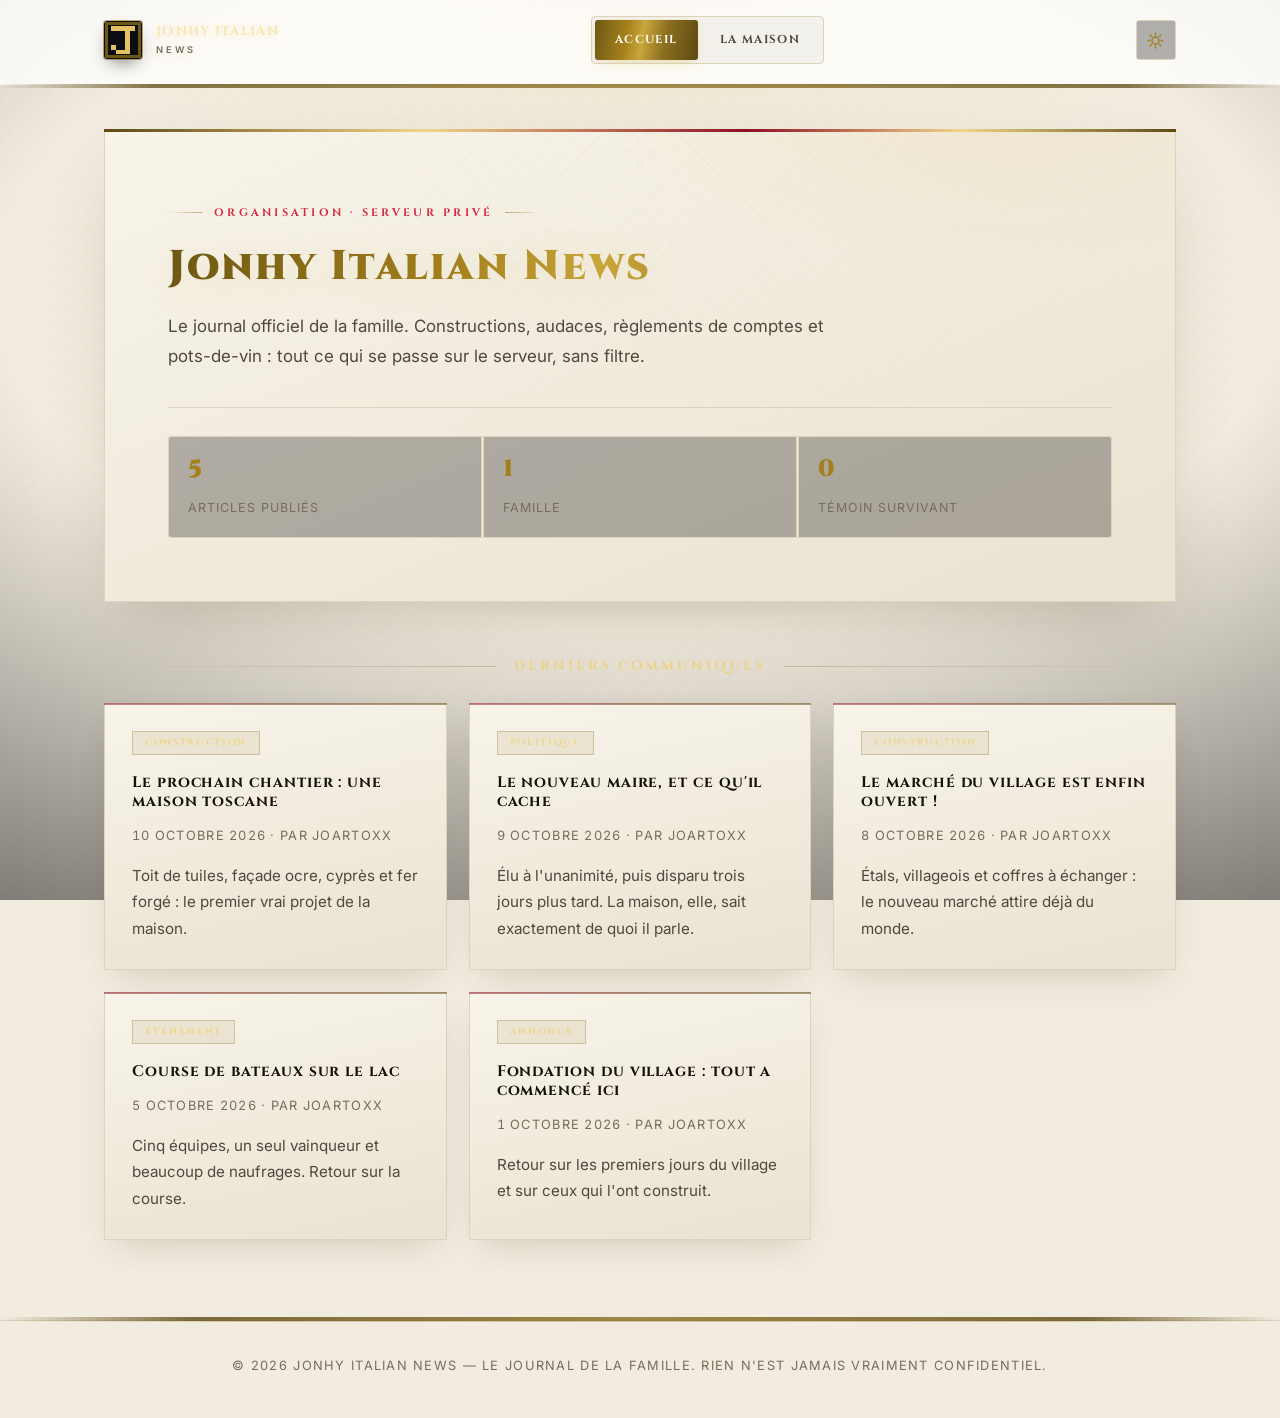
<file: index.html>
<!DOCTYPE html>
<html lang="fr">
<head>
  <meta charset="UTF-8">
  <meta name="viewport" content="width=device-width, initial-scale=1.0">
  <title>Jonhy Italian News — La mafia du serveur</title>
  <meta name="description" content="Jonhy Italian News : le journal officiel de la mafia du serveur. Constructions, audaces et règlements de comptes, sans filtre.">
  <meta name="theme-color" content="#07080b">
  <link rel="icon" href="favicon.svg" type="image/svg+xml">
  <link rel="preconnect" href="https://fonts.googleapis.com">
  <link rel="preconnect" href="https://fonts.gstatic.com" crossorigin>
  <link href="https://fonts.googleapis.com/css2?family=Cinzel:wght@700;900&family=Inter:wght@400;500;600;700&display=swap" rel="stylesheet">
  <link rel="stylesheet" href="style.css">
</head>
<body>

<a class="skip-link" href="#contenu">Aller au contenu</a>

<header class="site-header" id="site-header">
  <div class="entete">
    <a href="index.html" class="logo">
      <span class="logo__marque" aria-hidden="true">
        <svg viewBox="0 0 16 16" shape-rendering="crispEdges" focusable="false">
          <rect width="16" height="16" fill="#0b0d12"/>
          <rect x="1" y="1" width="14" height="14" fill="none" stroke="#6d5714" stroke-width="1"/>
          <g fill="#e3c264">
            <rect x="3" y="2" width="10" height="2"/>
            <rect x="9" y="4" width="2" height="8"/>
            <rect x="3" y="10" width="2" height="2"/>
            <rect x="5" y="12" width="6" height="2"/>
          </g>
        </svg>
      </span>
      <span class="logo__texte">Jonhy Italian<span class="logo__sous-titre">News</span></span>
    </a>

    <nav class="nav" id="nav" aria-label="Navigation principale">
      <a href="index.html" class="actif" aria-current="page">Accueil</a>
      <a href="about.html">La maison</a>
    </nav>

    <div class="entete__actions">
      <button class="theme-toggle" id="theme-toggle" type="button" aria-label="Passer en thème clair">
        <svg class="theme-toggle__sun" viewBox="0 0 24 24" aria-hidden="true" focusable="false">
          <circle cx="12" cy="12" r="4.5"/>
          <g stroke-linecap="round">
            <path d="M12 2.5v2.5M12 19v2.5M2.5 12H5M19 12h2.5M5.2 5.2l1.8 1.8M17 17l1.8 1.8M18.8 5.2 17 7M7 17l-1.8 1.8"/>
          </g>
        </svg>
        <svg class="theme-toggle__moon" viewBox="0 0 24 24" aria-hidden="true" focusable="false">
          <path d="M20 14.5A8.5 8.5 0 0 1 9.5 4a8.5 8.5 0 1 0 10.5 10.5Z"/>
        </svg>
      </button>

      <button class="burger" id="burger" type="button" aria-label="Ouvrir le menu" aria-expanded="false" aria-controls="nav">
        <span></span><span></span><span></span>
      </button>
    </div>
  </div>
</header>

<main id="contenu">

  <section class="banniere">
    <p class="banniere__surtitre">Organisation · Serveur privé</p>
    <h1>Jonhy Italian News</h1>
    <p class="banniere__lead">Le journal officiel de la famille. Constructions, audaces, règlements de comptes et pots-de-vin : tout ce qui se passe sur le serveur, sans filtre.</p>
    <div class="banniere__stats">
      <div class="stat"><span class="stat__valeur">5</span><span class="stat__label">articles publiés</span></div>
      <div class="stat"><span class="stat__valeur">1</span><span class="stat__label">famille</span></div>
      <div class="stat"><span class="stat__valeur">0</span><span class="stat__label">témoin survivant</span></div>
    </div>
  </section>

  <h2 class="titre-section">Derniers communiqués</h2>

  <div class="grille">
    <!-- DEBUT-ARTICLES (ne pas supprimer cette ligne : le générateur C++ ajoute les cartes ici) -->

    <article class="carte">
      <span class="etiquette">Construction</span>
      <h3><a href="article-5.html">Le prochain chantier : une maison toscane</a></h3>
      <p class="meta"><time datetime="2026-10-10">10 octobre 2026</time> · par Joartoxx</p>
      <p>Toit de tuiles, façade ocre, cyprès et fer forgé : le premier vrai projet de la maison.</p>
    </article>

    <article class="carte">
      <span class="etiquette">Politique</span>
      <h3><a href="article-4.html">Le nouveau maire, et ce qu'il cache</a></h3>
      <p class="meta"><time datetime="2026-10-09">9 octobre 2026</time> · par Joartoxx</p>
      <p>Élu à l'unanimité, puis disparu trois jours plus tard. La maison, elle, sait exactement de quoi il parle.</p>
    </article>

    <article class="carte">
      <span class="etiquette">Construction</span>
      <h3><a href="article-3.html">Le marché du village est enfin ouvert&nbsp;!</a></h3>
      <p class="meta"><time datetime="2026-10-08">8 octobre 2026</time> · par Joartoxx</p>
      <p>Étals, villageois et coffres à échanger : le nouveau marché attire déjà du monde.</p>
    </article>

    <article class="carte">
      <span class="etiquette">Événement</span>
      <h3><a href="article-2.html">Course de bateaux sur le lac</a></h3>
      <p class="meta"><time datetime="2026-10-05">5 octobre 2026</time> · par Joartoxx</p>
      <p>Cinq équipes, un seul vainqueur et beaucoup de naufrages. Retour sur la course.</p>
    </article>

    <article class="carte">
      <span class="etiquette">Annonce</span>
      <h3><a href="article-1.html">Fondation du village : tout a commencé ici</a></h3>
      <p class="meta"><time datetime="2026-10-01">1 octobre 2026</time> · par Joartoxx</p>
      <p>Retour sur les premiers jours du village et sur ceux qui l'ont construit.</p>
    </article>

    <!-- FIN-ARTICLES -->
  </div>

</main>

<footer class="site-footer">
  <p>© <span id="year">2026</span> Jonhy Italian News — Le journal de la famille. Rien n'est jamais vraiment confidentiel.</p>
</footer>

<script src="app.js"></script>
</body>
</html>
</file>
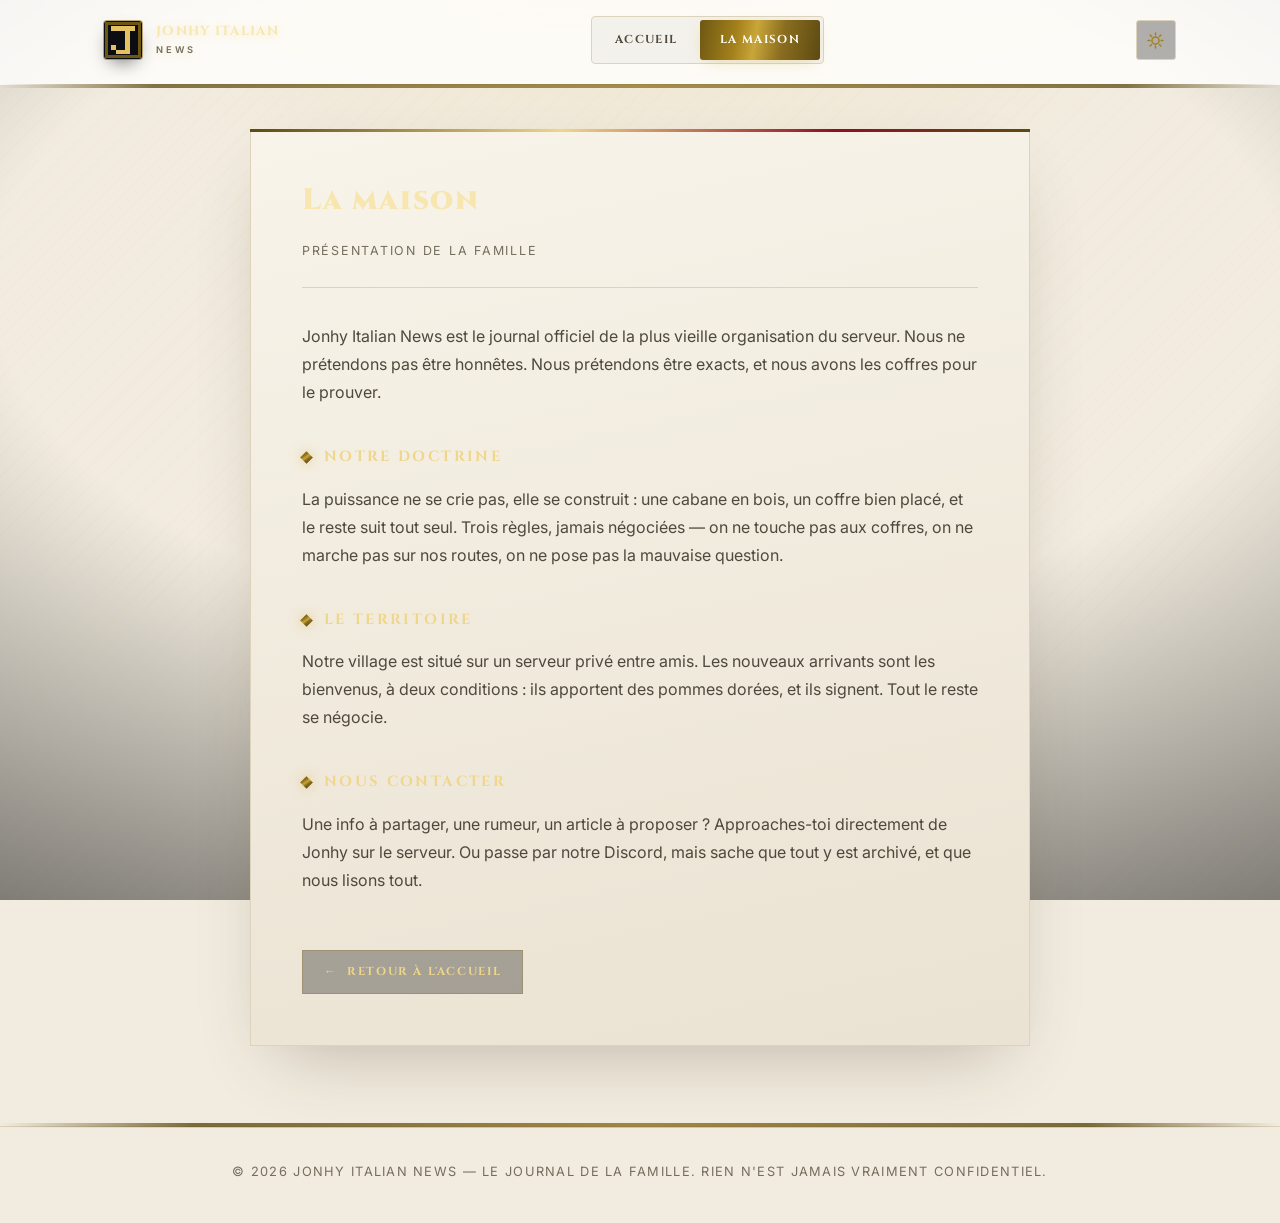
<file: about.html>
<!DOCTYPE html>
<html lang="fr">
<head>
  <meta charset="UTF-8">
  <meta name="viewport" content="width=device-width, initial-scale=1.0">
  <title>La maison — Jonhy Italian News</title>
  <meta name="description" content="Qui sommes-nous, comment fonctionne la famille, et comment nous contacter.">
  <meta name="theme-color" content="#07080b">
  <link rel="icon" href="favicon.svg" type="image/svg+xml">
  <link rel="preconnect" href="https://fonts.googleapis.com">
  <link rel="preconnect" href="https://fonts.gstatic.com" crossorigin>
  <link href="https://fonts.googleapis.com/css2?family=Cinzel:wght@700;900&family=Inter:wght@400;500;600;700&display=swap" rel="stylesheet">
  <link rel="stylesheet" href="style.css">
</head>
<body>

<a class="skip-link" href="#contenu">Aller au contenu</a>

<header class="site-header" id="site-header">
  <div class="entete">
    <a href="index.html" class="logo">
      <span class="logo__marque" aria-hidden="true">
        <svg viewBox="0 0 16 16" shape-rendering="crispEdges" focusable="false">
          <rect width="16" height="16" fill="#0b0d12"/>
          <rect x="1" y="1" width="14" height="14" fill="none" stroke="#6d5714" stroke-width="1"/>
          <g fill="#e3c264">
            <rect x="3" y="2" width="10" height="2"/>
            <rect x="9" y="4" width="2" height="8"/>
            <rect x="3" y="10" width="2" height="2"/>
            <rect x="5" y="12" width="6" height="2"/>
          </g>
        </svg>
      </span>
      <span class="logo__texte">Jonhy Italian<span class="logo__sous-titre">News</span></span>
    </a>

    <nav class="nav" id="nav" aria-label="Navigation principale">
      <a href="index.html">Accueil</a>
      <a href="about.html" class="actif" aria-current="page">La maison</a>
    </nav>

    <div class="entete__actions">
      <button class="theme-toggle" id="theme-toggle" type="button" aria-label="Passer en thème clair">
        <svg class="theme-toggle__sun" viewBox="0 0 24 24" aria-hidden="true" focusable="false">
          <circle cx="12" cy="12" r="4.5"/>
          <g stroke-linecap="round">
            <path d="M12 2.5v2.5M12 19v2.5M2.5 12H5M19 12h2.5M5.2 5.2l1.8 1.8M17 17l1.8 1.8M18.8 5.2 17 7M7 17l-1.8 1.8"/>
          </g>
        </svg>
        <svg class="theme-toggle__moon" viewBox="0 0 24 24" aria-hidden="true" focusable="false">
          <path d="M20 14.5A8.5 8.5 0 0 1 9.5 4a8.5 8.5 0 1 0 10.5 10.5Z"/>
        </svg>
      </button>

      <button class="burger" id="burger" type="button" aria-label="Ouvrir le menu" aria-expanded="false" aria-controls="nav">
        <span></span><span></span><span></span>
      </button>
    </div>
  </div>
</header>

<main id="contenu">
  <article class="page">
    <h1>La maison</h1>
    <p class="meta">Présentation de la famille</p>

    <p>Jonhy Italian News est le journal officiel de la plus vieille organisation du serveur. Nous ne prétendons pas être honnêtes. Nous prétendons être exacts, et nous avons les coffres pour le prouver.</p>

    <h2>Notre doctrine</h2>
    <p>La puissance ne se crie pas, elle se construit : une cabane en bois, un coffre bien placé, et le reste suit tout seul. Trois règles, jamais négociées — on ne touche pas aux coffres, on ne marche pas sur nos routes, on ne pose pas la mauvaise question.</p>

    <h2>Le territoire</h2>
    <p>Notre village est situé sur un serveur privé entre amis. Les nouveaux arrivants sont les bienvenus, à deux conditions : ils apportent des pommes dorées, et ils signent. Tout le reste se négocie.</p>

    <h2>Nous contacter</h2>
    <p>Une info à partager, une rumeur, un article à proposer ? Approaches-toi directement de Jonhy sur le serveur. Ou passe par notre Discord, mais sache que tout y est archivé, et que nous lisons tout.</p>

    <a class="retour" href="index.html"><span aria-hidden="true">←</span> Retour à l'accueil</a>
  </article>
</main>

<footer class="site-footer">
  <p>© <span id="year">2026</span> Jonhy Italian News — Le journal de la famille. Rien n'est jamais vraiment confidentiel.</p>
</footer>

<script src="app.js"></script>
</body>
</html>
</file>
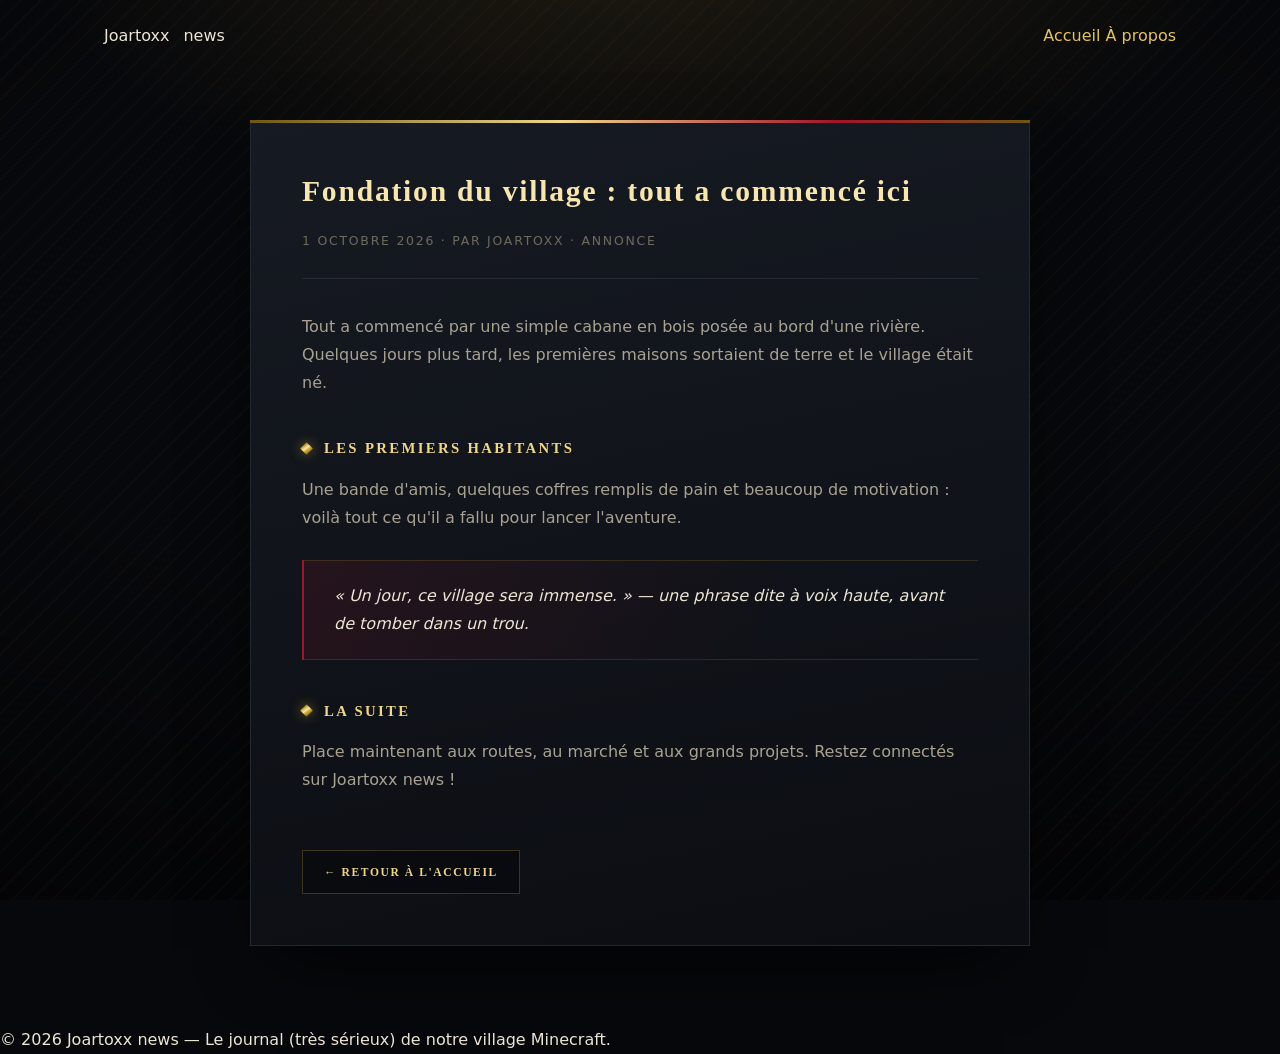
<file: article-1.html>
<!DOCTYPE html>
<html lang="fr">
<head>
  <meta charset="UTF-8">
  <meta name="viewport" content="width=device-width, initial-scale=1.0">
  <title>Fondation du village : tout a commencé ici — Joartoxx news</title>
  <link href="https://fonts.googleapis.com/css2?family=Press+Start+2P&display=swap" rel="stylesheet">
  <link rel="stylesheet" href="style.css">
</head>
<body>

<header>
  <div class="entete">
    <a href="index.html" class="logo">Joartoxx <span>news</span></a>
    <nav>
      <a href="index.html">Accueil</a>
      <a href="about.html">À propos</a>
    </nav>
  </div>
</header>

<main>
  <article class="page">
    <h1>Fondation du village : tout a commencé ici</h1>
    <p class="meta">1 octobre 2026 · par Joartoxx · Annonce</p>

    <p>Tout a commencé par une simple cabane en bois posée au bord d'une rivière. Quelques jours plus tard, les premières maisons sortaient de terre et le village était né.</p>

    <h2>Les premiers habitants</h2>
    <p>Une bande d'amis, quelques coffres remplis de pain et beaucoup de motivation : voilà tout ce qu'il a fallu pour lancer l'aventure.</p>

    <blockquote>« Un jour, ce village sera immense. » — une phrase dite à voix haute, avant de tomber dans un trou.</blockquote>

    <h2>La suite</h2>
    <p>Place maintenant aux routes, au marché et aux grands projets. Restez connectés sur Joartoxx news !</p>

    <a class="retour" href="index.html">← Retour à l'accueil</a>
  </article>
</main>

<footer>
  <p>© 2026 Joartoxx news — Le journal (très sérieux) de notre village Minecraft.</p>
</footer>

</body>
</html>
</file>
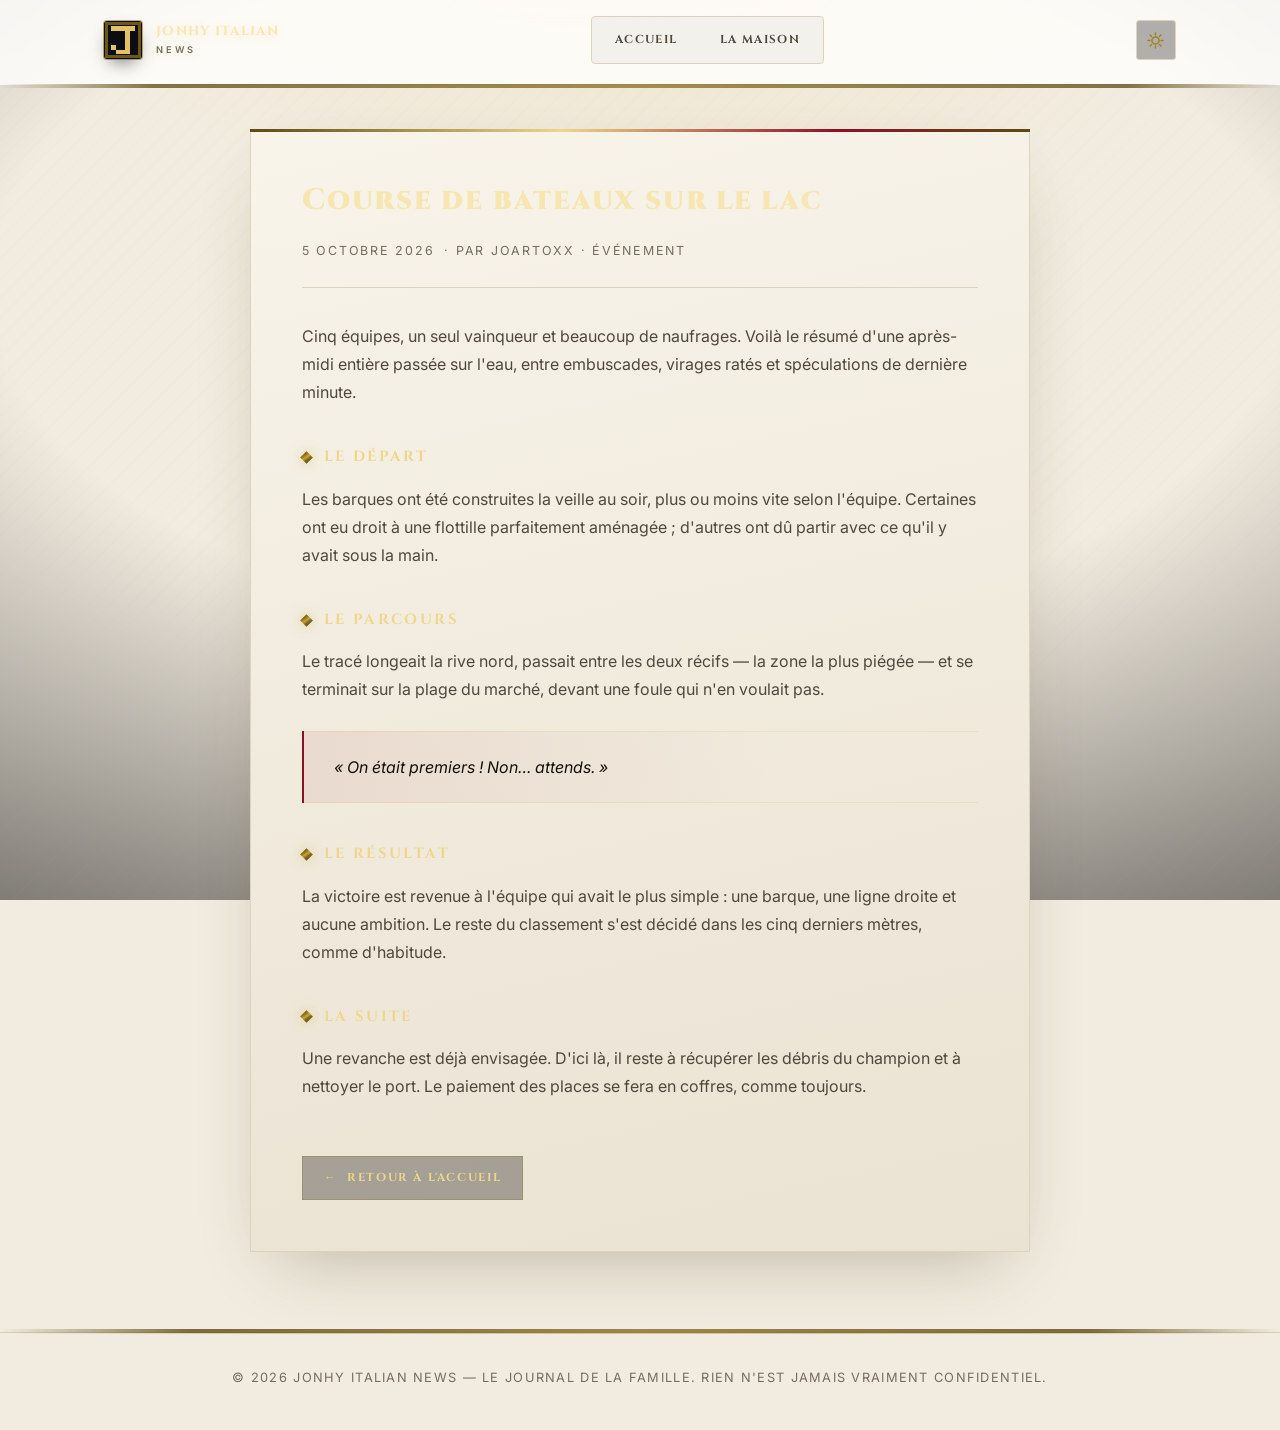
<file: article-2.html>
<!DOCTYPE html>
<html lang="fr">
<head>
  <meta charset="UTF-8">
  <meta name="viewport" content="width=device-width, initial-scale=1.0">
  <title>Course de bateaux sur le lac — Jonhy Italian News</title>
  <meta name="description" content="Cinq équipes, un seul vainqueur et beaucoup de naufrages : retour sur la course de bateaux sur le lac.">
  <meta name="theme-color" content="#07080b">
  <link rel="icon" href="favicon.svg" type="image/svg+xml">
  <link rel="preconnect" href="https://fonts.googleapis.com">
  <link rel="preconnect" href="https://fonts.gstatic.com" crossorigin>
  <link href="https://fonts.googleapis.com/css2?family=Cinzel:wght@700;900&family=Inter:wght@400;500;600;700&display=swap" rel="stylesheet">
  <link rel="stylesheet" href="style.css">
</head>
<body>

<a class="skip-link" href="#contenu">Aller au contenu</a>

<header class="site-header" id="site-header">
  <div class="entete">
    <a href="index.html" class="logo">
      <span class="logo__marque" aria-hidden="true">
        <svg viewBox="0 0 16 16" shape-rendering="crispEdges" focusable="false">
          <rect width="16" height="16" fill="#0b0d12"/>
          <rect x="1" y="1" width="14" height="14" fill="none" stroke="#6d5714" stroke-width="1"/>
          <g fill="#e3c264">
            <rect x="3" y="2" width="10" height="2"/>
            <rect x="9" y="4" width="2" height="8"/>
            <rect x="3" y="10" width="2" height="2"/>
            <rect x="5" y="12" width="6" height="2"/>
          </g>
        </svg>
      </span>
      <span class="logo__texte">Jonhy Italian<span class="logo__sous-titre">News</span></span>
    </a>

    <nav class="nav" id="nav" aria-label="Navigation principale">
      <a href="index.html">Accueil</a>
      <a href="about.html">La maison</a>
    </nav>

    <div class="entete__actions">
      <button class="theme-toggle" id="theme-toggle" type="button" aria-label="Passer en thème clair">
        <svg class="theme-toggle__sun" viewBox="0 0 24 24" aria-hidden="true" focusable="false">
          <circle cx="12" cy="12" r="4.5"/>
          <g stroke-linecap="round">
            <path d="M12 2.5v2.5M12 19v2.5M2.5 12H5M19 12h2.5M5.2 5.2l1.8 1.8M17 17l1.8 1.8M18.8 5.2 17 7M7 17l-1.8 1.8"/>
          </g>
        </svg>
        <svg class="theme-toggle__moon" viewBox="0 0 24 24" aria-hidden="true" focusable="false">
          <path d="M20 14.5A8.5 8.5 0 0 1 9.5 4a8.5 8.5 0 1 0 10.5 10.5Z"/>
        </svg>
      </button>

      <button class="burger" id="burger" type="button" aria-label="Ouvrir le menu" aria-expanded="false" aria-controls="nav">
        <span></span><span></span><span></span>
      </button>
    </div>
  </div>
</header>

<main id="contenu">
  <article class="page">
    <h1>Course de bateaux sur le lac</h1>
    <p class="meta"><time datetime="2026-10-05">5 octobre 2026</time> · par Joartoxx · Événement</p>

    <p>Cinq équipes, un seul vainqueur et beaucoup de naufrages. Voilà le résumé d'une après-midi entière passée sur l'eau, entre embuscades, virages ratés et spéculations de dernière minute.</p>

    <h2>Le départ</h2>
    <p>Les barques ont été construites la veille au soir, plus ou moins vite selon l'équipe. Certaines ont eu droit à une flottille parfaitement aménagée ; d'autres ont dû partir avec ce qu'il y avait sous la main.</p>

    <h2>Le parcours</h2>
    <p>Le tracé longeait la rive nord, passait entre les deux récifs — la zone la plus piégée — et se terminait sur la plage du marché, devant une foule qui n'en voulait pas.</p>

    <blockquote>« On était premiers ! Non… attends. »</blockquote>

    <h2>Le résultat</h2>
    <p>La victoire est revenue à l'équipe qui avait le plus simple : une barque, une ligne droite et aucune ambition. Le reste du classement s'est décidé dans les cinq derniers mètres, comme d'habitude.</p>

    <h2>La suite</h2>
    <p>Une revanche est déjà envisagée. D'ici là, il reste à récupérer les débris du champion et à nettoyer le port. Le paiement des places se fera en coffres, comme toujours.</p>

    <a class="retour" href="index.html"><span aria-hidden="true">←</span> Retour à l'accueil</a>
  </article>
</main>

<footer class="site-footer">
  <p>© <span id="year">2026</span> Jonhy Italian News — Le journal de la famille. Rien n'est jamais vraiment confidentiel.</p>
</footer>

<script src="app.js"></script>
</body>
</html>
</file>
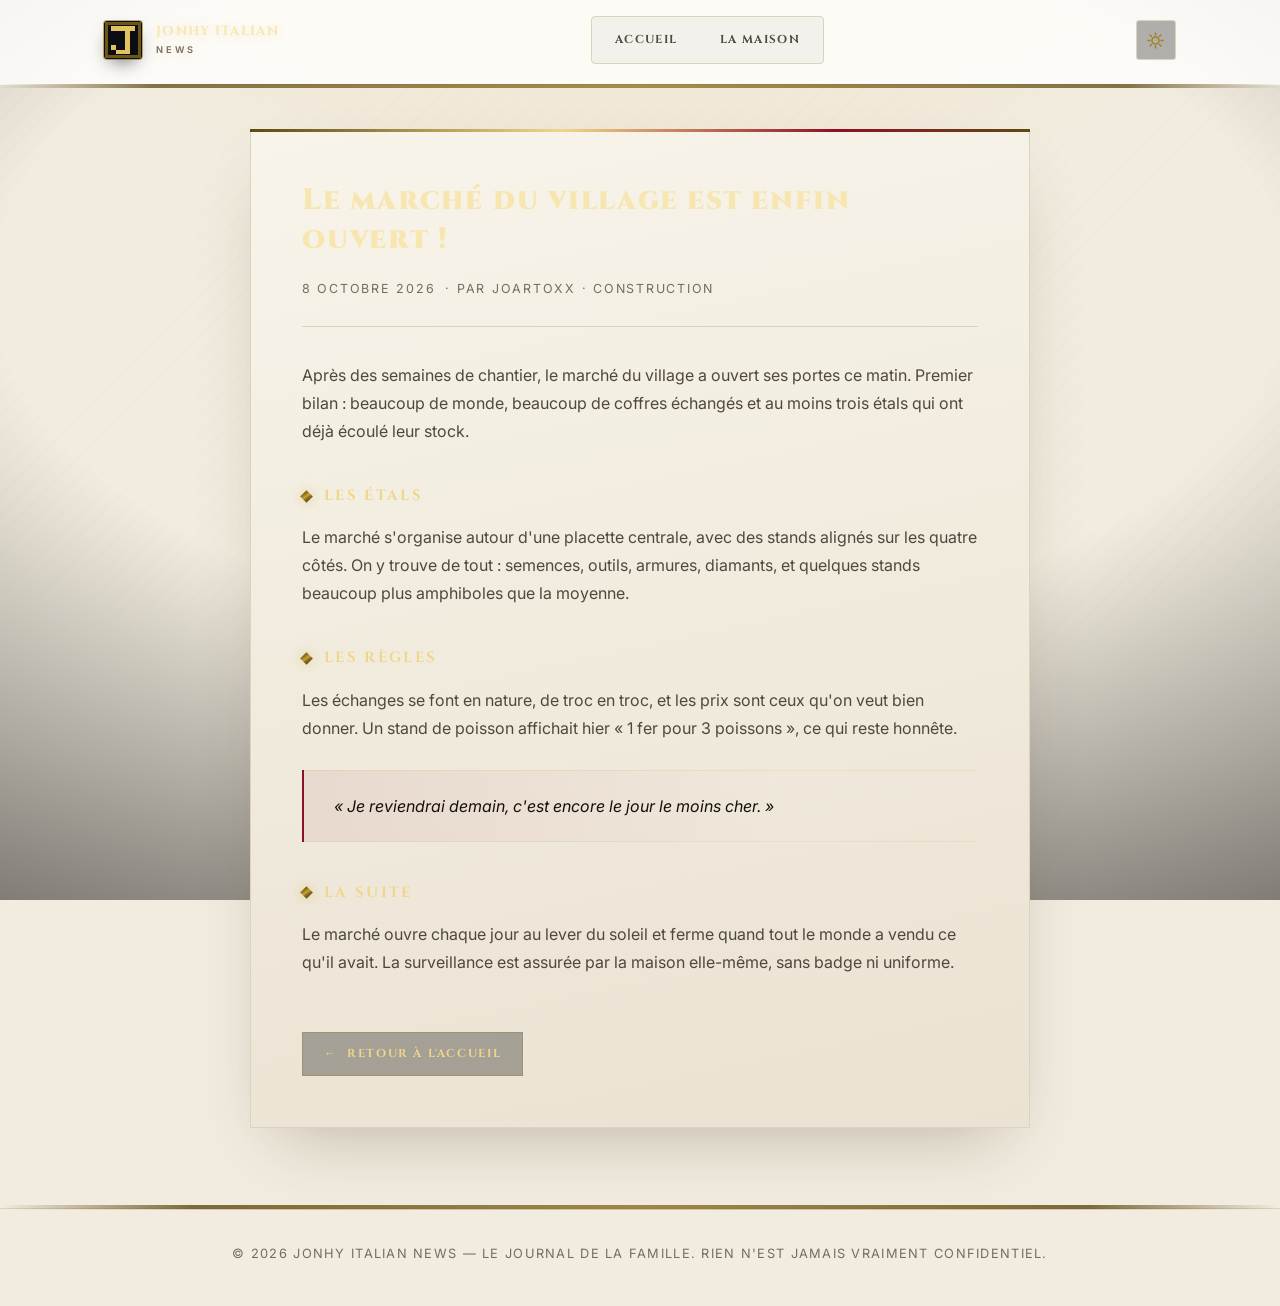
<file: article-3.html>
<!DOCTYPE html>
<html lang="fr">
<head>
  <meta charset="UTF-8">
  <meta name="viewport" content="width=device-width, initial-scale=1.0">
  <title>Le marché du village est enfin ouvert ! — Jonhy Italian News</title>
  <meta name="description" content="Étals, villageois et coffres à échanger : le nouveau marché du village attire déjà du monde.">
  <meta name="theme-color" content="#07080b">
  <link rel="icon" href="favicon.svg" type="image/svg+xml">
  <link rel="preconnect" href="https://fonts.googleapis.com">
  <link rel="preconnect" href="https://fonts.gstatic.com" crossorigin>
  <link href="https://fonts.googleapis.com/css2?family=Cinzel:wght@700;900&family=Inter:wght@400;500;600;700&display=swap" rel="stylesheet">
  <link rel="stylesheet" href="style.css">
</head>
<body>

<a class="skip-link" href="#contenu">Aller au contenu</a>

<header class="site-header" id="site-header">
  <div class="entete">
    <a href="index.html" class="logo">
      <span class="logo__marque" aria-hidden="true">
        <svg viewBox="0 0 16 16" shape-rendering="crispEdges" focusable="false">
          <rect width="16" height="16" fill="#0b0d12"/>
          <rect x="1" y="1" width="14" height="14" fill="none" stroke="#6d5714" stroke-width="1"/>
          <g fill="#e3c264">
            <rect x="3" y="2" width="10" height="2"/>
            <rect x="9" y="4" width="2" height="8"/>
            <rect x="3" y="10" width="2" height="2"/>
            <rect x="5" y="12" width="6" height="2"/>
          </g>
        </svg>
      </span>
      <span class="logo__texte">Jonhy Italian<span class="logo__sous-titre">News</span></span>
    </a>

    <nav class="nav" id="nav" aria-label="Navigation principale">
      <a href="index.html">Accueil</a>
      <a href="about.html">La maison</a>
    </nav>

    <div class="entete__actions">
      <button class="theme-toggle" id="theme-toggle" type="button" aria-label="Passer en thème clair">
        <svg class="theme-toggle__sun" viewBox="0 0 24 24" aria-hidden="true" focusable="false">
          <circle cx="12" cy="12" r="4.5"/>
          <g stroke-linecap="round">
            <path d="M12 2.5v2.5M12 19v2.5M2.5 12H5M19 12h2.5M5.2 5.2l1.8 1.8M17 17l1.8 1.8M18.8 5.2 17 7M7 17l-1.8 1.8"/>
          </g>
        </svg>
        <svg class="theme-toggle__moon" viewBox="0 0 24 24" aria-hidden="true" focusable="false">
          <path d="M20 14.5A8.5 8.5 0 0 1 9.5 4a8.5 8.5 0 1 0 10.5 10.5Z"/>
        </svg>
      </button>

      <button class="burger" id="burger" type="button" aria-label="Ouvrir le menu" aria-expanded="false" aria-controls="nav">
        <span></span><span></span><span></span>
      </button>
    </div>
  </div>
</header>

<main id="contenu">
  <article class="page">
    <h1>Le marché du village est enfin ouvert !</h1>
    <p class="meta"><time datetime="2026-10-08">8 octobre 2026</time> · par Joartoxx · Construction</p>

    <p>Après des semaines de chantier, le marché du village a ouvert ses portes ce matin. Premier bilan : beaucoup de monde, beaucoup de coffres échangés et au moins trois étals qui ont déjà écoulé leur stock.</p>

    <h2>Les étals</h2>
    <p>Le marché s'organise autour d'une placette centrale, avec des stands alignés sur les quatre côtés. On y trouve de tout : semences, outils, armures, diamants, et quelques stands beaucoup plus amphiboles que la moyenne.</p>

    <h2>Les règles</h2>
    <p>Les échanges se font en nature, de troc en troc, et les prix sont ceux qu'on veut bien donner. Un stand de poisson affichait hier « 1 fer pour 3 poissons », ce qui reste honnête.</p>

    <blockquote>« Je reviendrai demain, c'est encore le jour le moins cher. »</blockquote>

    <h2>La suite</h2>
    <p>Le marché ouvre chaque jour au lever du soleil et ferme quand tout le monde a vendu ce qu'il avait. La surveillance est assurée par la maison elle-même, sans badge ni uniforme.</p>

    <a class="retour" href="index.html"><span aria-hidden="true">←</span> Retour à l'accueil</a>
  </article>
</main>

<footer class="site-footer">
  <p>© <span id="year">2026</span> Jonhy Italian News — Le journal de la famille. Rien n'est jamais vraiment confidentiel.</p>
</footer>

<script src="app.js"></script>
</body>
</html>
</file>
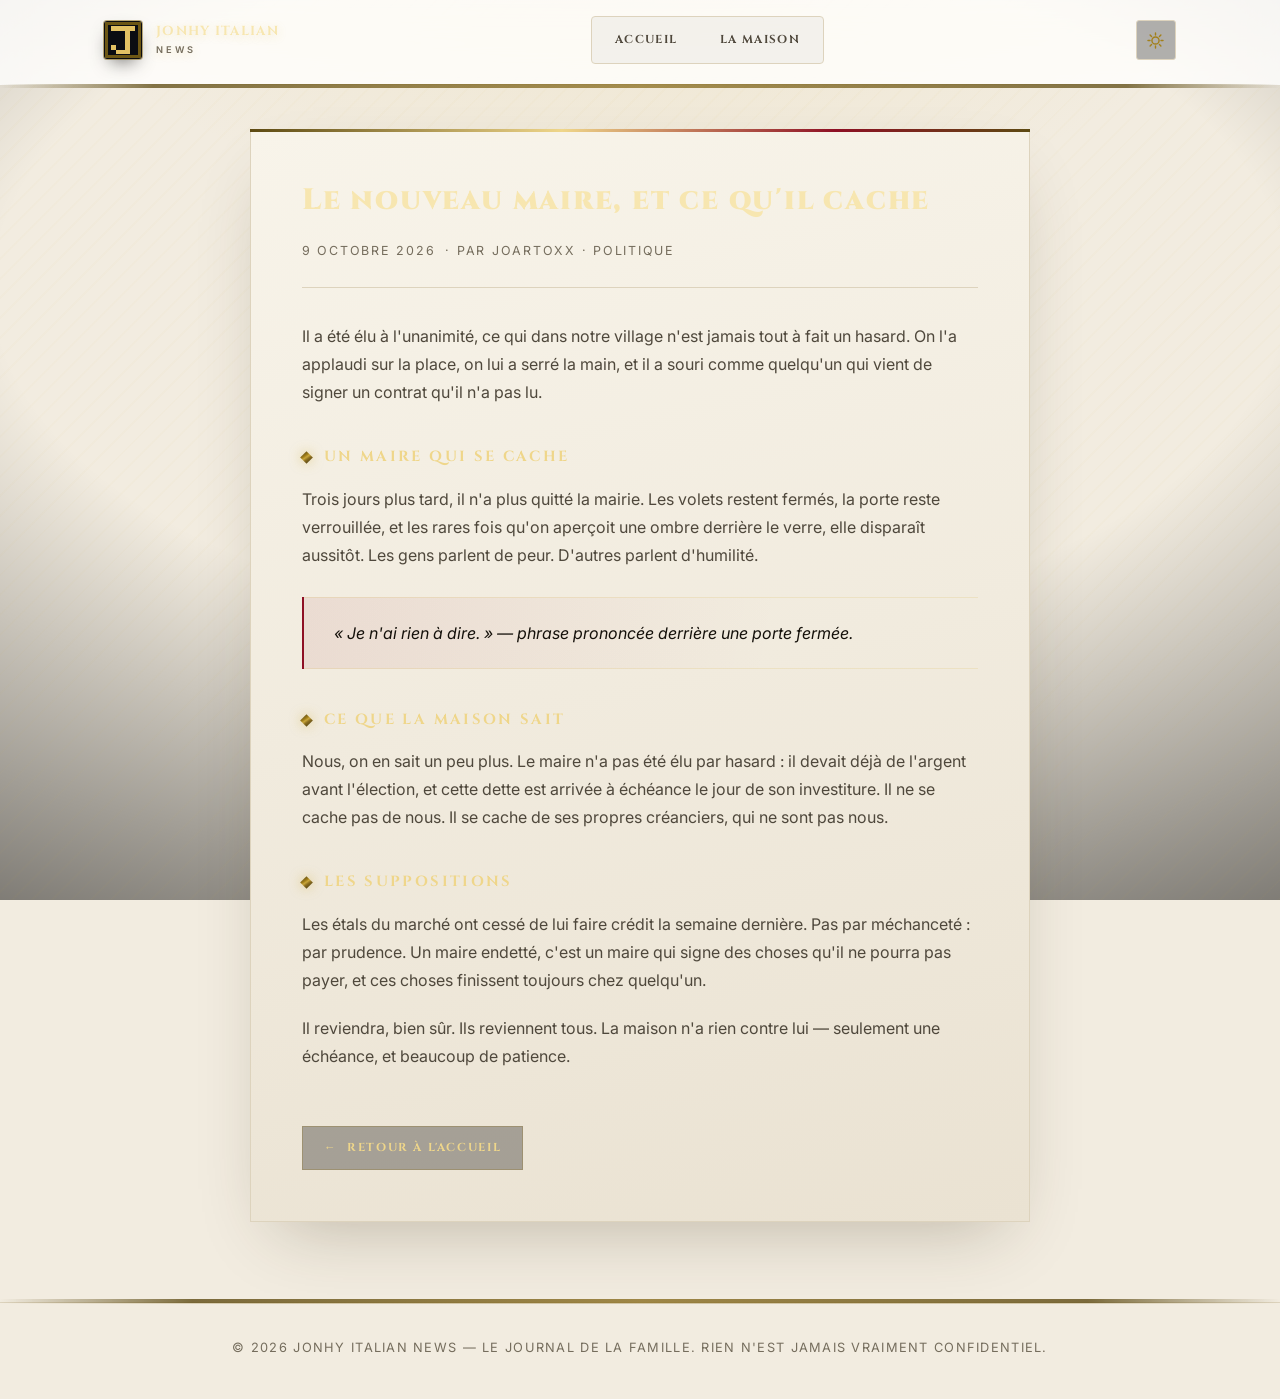
<file: article-4.html>
<!DOCTYPE html>
<html lang="fr">
<head>
  <meta charset="UTF-8">
  <meta name="viewport" content="width=device-width, initial-scale=1.0">
  <title>Le nouveau maire, et ce qu'il cache — Jonhy Italian News</title>
  <meta name="description" content="Élu à l'unanimité, puis disparu trois jours plus tard. Retour sur le maire le plus silencieux du village, et sur ce qu'il doit à la maison.">
  <meta name="theme-color" content="#07080b">
  <link rel="icon" href="favicon.svg" type="image/svg+xml">
  <link rel="preconnect" href="https://fonts.googleapis.com">
  <link rel="preconnect" href="https://fonts.gstatic.com" crossorigin>
  <link href="https://fonts.googleapis.com/css2?family=Cinzel:wght@700;900&family=Inter:wght@400;500;600;700&display=swap" rel="stylesheet">
  <link rel="stylesheet" href="style.css">
</head>
<body>

<a class="skip-link" href="#contenu">Aller au contenu</a>

<header class="site-header" id="site-header">
  <div class="entete">
    <a href="index.html" class="logo">
      <span class="logo__marque" aria-hidden="true">
        <svg viewBox="0 0 16 16" shape-rendering="crispEdges" focusable="false">
          <rect width="16" height="16" fill="#0b0d12"/>
          <rect x="1" y="1" width="14" height="14" fill="none" stroke="#6d5714" stroke-width="1"/>
          <g fill="#e3c264">
            <rect x="3" y="2" width="10" height="2"/>
            <rect x="9" y="4" width="2" height="8"/>
            <rect x="3" y="10" width="2" height="2"/>
            <rect x="5" y="12" width="6" height="2"/>
          </g>
        </svg>
      </span>
      <span class="logo__texte">Jonhy Italian<span class="logo__sous-titre">News</span></span>
    </a>

    <nav class="nav" id="nav" aria-label="Navigation principale">
      <a href="index.html">Accueil</a>
      <a href="about.html">La maison</a>
    </nav>

    <div class="entete__actions">
      <button class="theme-toggle" id="theme-toggle" type="button" aria-label="Passer en thème clair">
        <svg class="theme-toggle__sun" viewBox="0 0 24 24" aria-hidden="true" focusable="false">
          <circle cx="12" cy="12" r="4.5"/>
          <g stroke-linecap="round">
            <path d="M12 2.5v2.5M12 19v2.5M2.5 12H5M19 12h2.5M5.2 5.2l1.8 1.8M17 17l1.8 1.8M18.8 5.2 17 7M7 17l-1.8 1.8"/>
          </g>
        </svg>
        <svg class="theme-toggle__moon" viewBox="0 0 24 24" aria-hidden="true" focusable="false">
          <path d="M20 14.5A8.5 8.5 0 0 1 9.5 4a8.5 8.5 0 1 0 10.5 10.5Z"/>
        </svg>
      </button>

      <button class="burger" id="burger" type="button" aria-label="Ouvrir le menu" aria-expanded="false" aria-controls="nav">
        <span></span><span></span><span></span>
      </button>
    </div>
  </div>
</header>

<main id="contenu">
  <article class="page">
    <h1>Le nouveau maire, et ce qu'il cache</h1>
    <p class="meta"><time datetime="2026-10-09">9 octobre 2026</time> · par Joartoxx · Politique</p>

    <p>Il a été élu à l'unanimité, ce qui dans notre village n'est jamais tout à fait un hasard. On l'a applaudi sur la place, on lui a serré la main, et il a souri comme quelqu'un qui vient de signer un contrat qu'il n'a pas lu.</p>

    <h2>Un maire qui se cache</h2>
    <p>Trois jours plus tard, il n'a plus quitté la mairie. Les volets restent fermés, la porte reste verrouillée, et les rares fois qu'on aperçoit une ombre derrière le verre, elle disparaît aussitôt. Les gens parlent de peur. D'autres parlent d'humilité.</p>

    <blockquote>« Je n'ai rien à dire. » — phrase prononcée derrière une porte fermée.</blockquote>

    <h2>Ce que la maison sait</h2>
    <p>Nous, on en sait un peu plus. Le maire n'a pas été élu par hasard : il devait déjà de l'argent avant l'élection, et cette dette est arrivée à échéance le jour de son investiture. Il ne se cache pas de nous. Il se cache de ses propres créanciers, qui ne sont pas nous.</p>

    <h2>Les suppositions</h2>
    <p>Les étals du marché ont cessé de lui faire crédit la semaine dernière. Pas par méchanceté : par prudence. Un maire endetté, c'est un maire qui signe des choses qu'il ne pourra pas payer, et ces choses finissent toujours chez quelqu'un.</p>

    <p>Il reviendra, bien sûr. Ils reviennent tous. La maison n'a rien contre lui — seulement une échéance, et beaucoup de patience.</p>

    <a class="retour" href="index.html"><span aria-hidden="true">←</span> Retour à l'accueil</a>
  </article>
</main>

<footer class="site-footer">
  <p>© <span id="year">2026</span> Jonhy Italian News — Le journal de la famille. Rien n'est jamais vraiment confidentiel.</p>
</footer>

<script src="app.js"></script>
</body>
</html>
</file>
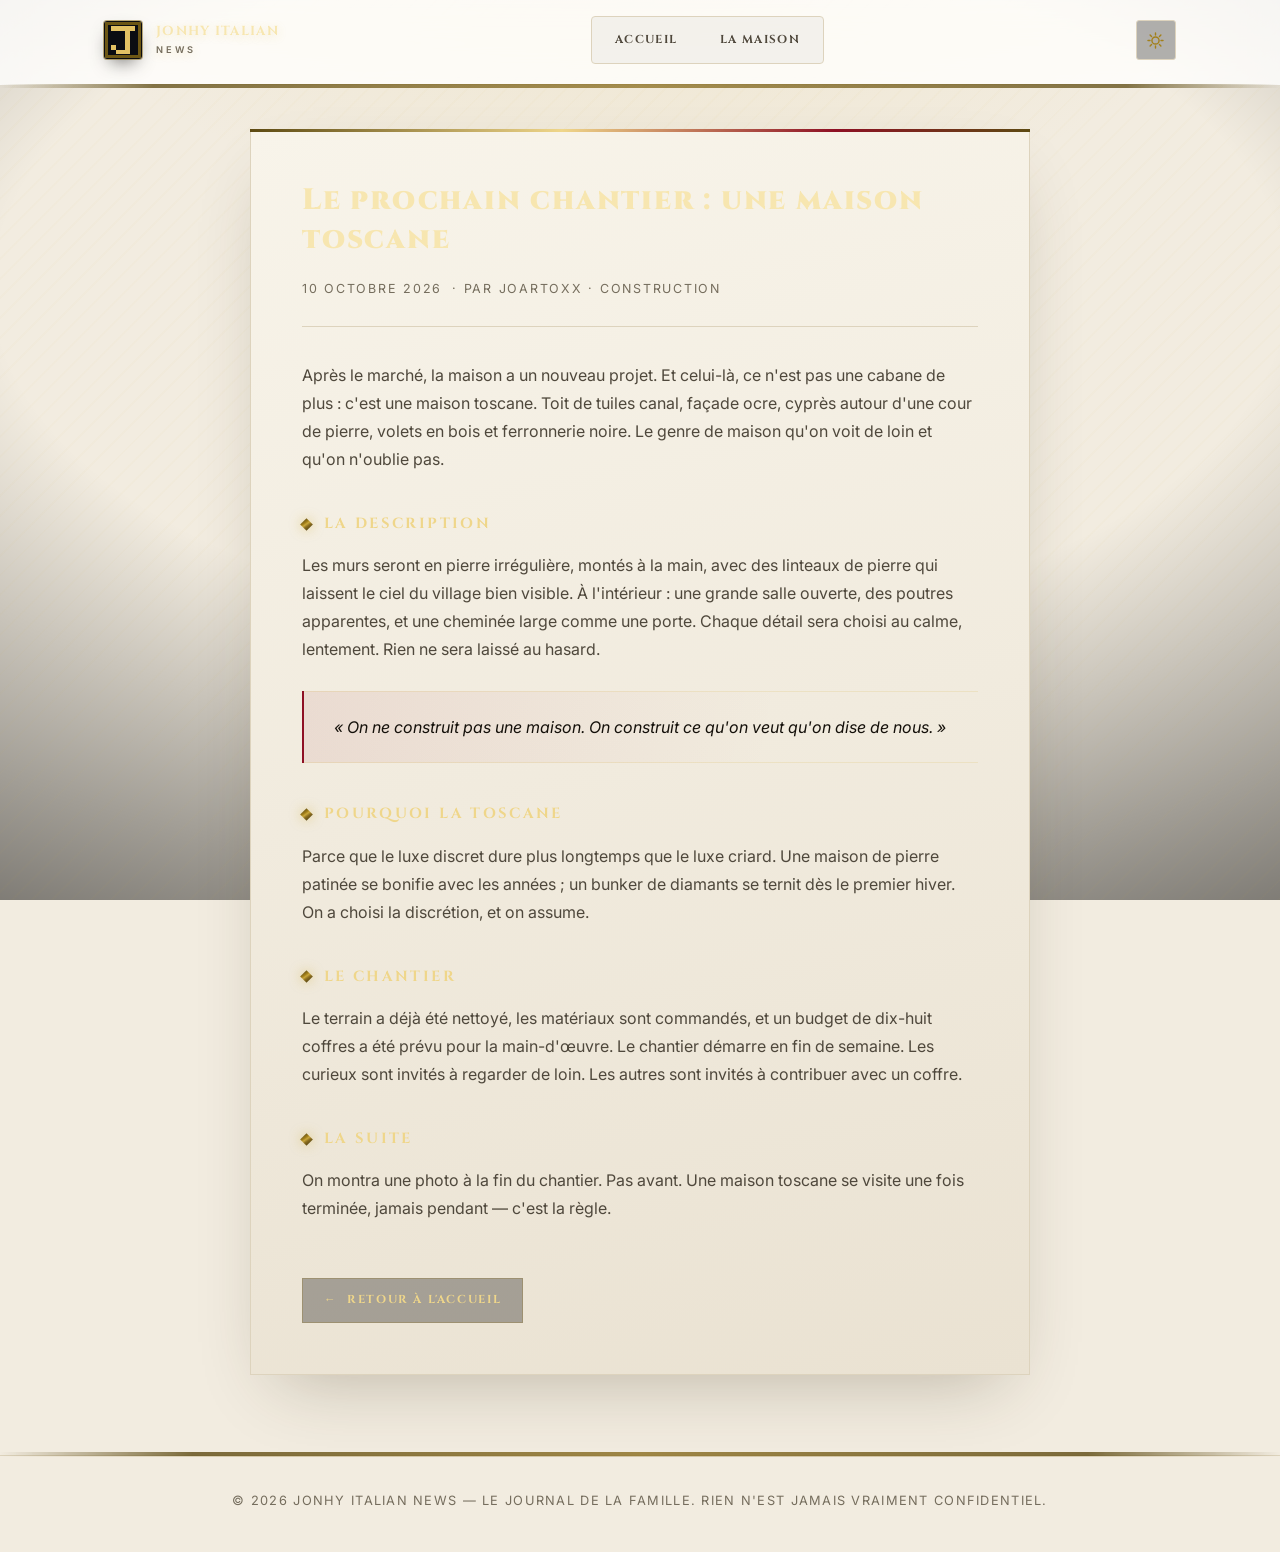
<file: article-5.html>
<!DOCTYPE html>
<html lang="fr">
<head>
  <meta charset="UTF-8">
  <meta name="viewport" content="width=device-width, initial-scale=1.0">
  <title>Le prochain chantier : une maison toscane — Jonhy Italian News</title>
  <meta name="description" content="Toit de tuiles, façade ocre, cyprès et fer forgé : la maison toscane sera le premier vrai projet de la famille.">
  <meta name="theme-color" content="#07080b">
  <link rel="icon" href="favicon.svg" type="image/svg+xml">
  <link rel="preconnect" href="https://fonts.googleapis.com">
  <link rel="preconnect" href="https://fonts.gstatic.com" crossorigin>
  <link href="https://fonts.googleapis.com/css2?family=Cinzel:wght@700;900&family=Inter:wght@400;500;600;700&display=swap" rel="stylesheet">
  <link rel="stylesheet" href="style.css">
</head>
<body>

<a class="skip-link" href="#contenu">Aller au contenu</a>

<header class="site-header" id="site-header">
  <div class="entete">
    <a href="index.html" class="logo">
      <span class="logo__marque" aria-hidden="true">
        <svg viewBox="0 0 16 16" shape-rendering="crispEdges" focusable="false">
          <rect width="16" height="16" fill="#0b0d12"/>
          <rect x="1" y="1" width="14" height="14" fill="none" stroke="#6d5714" stroke-width="1"/>
          <g fill="#e3c264">
            <rect x="3" y="2" width="10" height="2"/>
            <rect x="9" y="4" width="2" height="8"/>
            <rect x="3" y="10" width="2" height="2"/>
            <rect x="5" y="12" width="6" height="2"/>
          </g>
        </svg>
      </span>
      <span class="logo__texte">Jonhy Italian<span class="logo__sous-titre">News</span></span>
    </a>

    <nav class="nav" id="nav" aria-label="Navigation principale">
      <a href="index.html">Accueil</a>
      <a href="about.html">La maison</a>
    </nav>

    <div class="entete__actions">
      <button class="theme-toggle" id="theme-toggle" type="button" aria-label="Passer en thème clair">
        <svg class="theme-toggle__sun" viewBox="0 0 24 24" aria-hidden="true" focusable="false">
          <circle cx="12" cy="12" r="4.5"/>
          <g stroke-linecap="round">
            <path d="M12 2.5v2.5M12 19v2.5M2.5 12H5M19 12h2.5M5.2 5.2l1.8 1.8M17 17l1.8 1.8M18.8 5.2 17 7M7 17l-1.8 1.8"/>
          </g>
        </svg>
        <svg class="theme-toggle__moon" viewBox="0 0 24 24" aria-hidden="true" focusable="false">
          <path d="M20 14.5A8.5 8.5 0 0 1 9.5 4a8.5 8.5 0 1 0 10.5 10.5Z"/>
        </svg>
      </button>

      <button class="burger" id="burger" type="button" aria-label="Ouvrir le menu" aria-expanded="false" aria-controls="nav">
        <span></span><span></span><span></span>
      </button>
    </div>
  </div>
</header>

<main id="contenu">
  <article class="page">
    <h1>Le prochain chantier : une maison toscane</h1>
    <p class="meta"><time datetime="2026-10-10">10 octobre 2026</time> · par Joartoxx · Construction</p>

    <p>Après le marché, la maison a un nouveau projet. Et celui-là, ce n'est pas une cabane de plus : c'est une maison toscane. Toit de tuiles canal, façade ocre, cyprès autour d'une cour de pierre, volets en bois et ferronnerie noire. Le genre de maison qu'on voit de loin et qu'on n'oublie pas.</p>

    <h2>La description</h2>
    <p>Les murs seront en pierre irrégulière, montés à la main, avec des linteaux de pierre qui laissent le ciel du village bien visible. À l'intérieur : une grande salle ouverte, des poutres apparentes, et une cheminée large comme une porte. Chaque détail sera choisi au calme, lentement. Rien ne sera laissé au hasard.</p>

    <blockquote>« On ne construit pas une maison. On construit ce qu'on veut qu'on dise de nous. »</blockquote>

    <h2>Pourquoi la Toscane</h2>
    <p>Parce que le luxe discret dure plus longtemps que le luxe criard. Une maison de pierre patinée se bonifie avec les années ; un bunker de diamants se ternit dès le premier hiver. On a choisi la discrétion, et on assume.</p>

    <h2>Le chantier</h2>
    <p>Le terrain a déjà été nettoyé, les matériaux sont commandés, et un budget de dix-huit coffres a été prévu pour la main-d'œuvre. Le chantier démarre en fin de semaine. Les curieux sont invités à regarder de loin. Les autres sont invités à contribuer avec un coffre.</p>

    <h2>La suite</h2>
    <p>On montra une photo à la fin du chantier. Pas avant. Une maison toscane se visite une fois terminée, jamais pendant — c'est la règle.</p>

    <a class="retour" href="index.html"><span aria-hidden="true">←</span> Retour à l'accueil</a>
  </article>
</main>

<footer class="site-footer">
  <p>© <span id="year">2026</span> Jonhy Italian News — Le journal de la famille. Rien n'est jamais vraiment confidentiel.</p>
</footer>

<script src="app.js"></script>
</body>
</html>
</file>
<file: style.css>
/* ==========================================================================
   JONHY ITALIAN NEWS — feuille de style
   La mafia du serveur. Noir, or, Art Deco.
   Contrat avec le generateur C++ : les classes .grille, .carte, .etiquette,
   .carte .meta et .banniere ne doivent pas etre supprimees ni renommees.
   ========================================================================== */

/* ---------- 1. Jetons de design ---------- */
:root {
  color-scheme: dark;

  /* Encre */
  --noir: #07080b;
  --noir-2: #0b0d12;
  --encre: #101319;
  --encre-2: #161a22;
  --encre-3: #1e232d;

  /* Or */
  --or-100: #f7e6b0;
  --or-200: #efd68a;
  --or-300: #e3c264;
  --or-400: #d4af37;
  --or-500: #b08d22;
  --or-700: #6d5714;
  --or-voile: rgba(212, 175, 55, .13);

  /* Sang */
  --sang-300: #d42a44;
  --sang-400: #a3132a;
  --sang-voile: rgba(163, 19, 42, .14);

  /* Papier */
  --parchemin: #ece5d6;
  --texte-doux: #a9a292;
  --texte-faible: #6f6a5e;

  /* Traits */
  --trait: #232833;
  --trait-or: rgba(212, 175, 55, .26);
  --trait-fort: rgba(212, 175, 55, .5);

  /* Or en degrade, pour les titres */
  --or-degrade: linear-gradient(100deg, #8a6d1f 0%, #e3c264 28%, #f7e6b0 46%, #d4af37 64%, #8a6d1f 100%);

  /* Rayons : Art Deco, on reste anguleux */
  --r-sm: 3px;
  --r-md: 4px;
  --r-lg: 6px;

  /* Ombres */
  --ombre-1: 0 2px 6px rgba(0, 0, 0, .6);
  --ombre-2: 0 14px 34px -12px rgba(0, 0, 0, .85);
  --ombre-3: 0 30px 70px -26px rgba(0, 0, 0, .95);
  --ombre-or: 0 0 0 1px var(--trait-or), 0 18px 44px -18px rgba(212, 175, 55, .22);

  /* Mouvement */
  --rapide: 140ms cubic-bezier(.4, 0, .2, 1);
  --doux: 280ms cubic-bezier(.3, 1.2, .45, 1);
  --lent: 620ms cubic-bezier(.2, 1, .32, 1);

  --largeur: 1120px;
  --entete-h: 76px;
}

[data-theme="light"] {
  color-scheme: light;

  --noir: #f2ece0;
  --noir-2: #eae2d2;
  --encre: #ffffff;
  --encre-2: #f8f4ea;
  --encre-3: #ffffff;

  --or-300: #a3801b;
  --or-400: #8a6d1f;
  --or-700: #5d4a12;
  --or-voile: rgba(138, 109, 31, .10);

  --sang-400: #8e1024;
  --sang-voile: rgba(142, 16, 36, .08);

  --parchemin: #14100a;
  --texte-doux: #4f483c;
  --texte-faible: #756d5d;

  --trait: #ddd3bd;
  --trait-or: rgba(138, 109, 31, .3);
  --trait-fort: rgba(138, 109, 31, .55);

  --or-degrade: linear-gradient(100deg, #6d5714 0%, #a3801b 30%, #c9a63a 46%, #8a6d1f 68%, #5d4a12 100%);

  --ombre-1: 0 2px 6px rgba(60, 48, 20, .12);
  --ombre-2: 0 14px 34px -14px rgba(60, 48, 20, .22);
  --ombre-3: 0 30px 70px -28px rgba(60, 48, 20, .3);
  --ombre-or: 0 0 0 1px var(--trait-or), 0 18px 44px -20px rgba(138, 109, 31, .18);
}

/* ---------- 2. Reinitialisation ---------- */
*, *::before, *::after { box-sizing: border-box; }

* { margin: 0; padding: 0; }

html { -webkit-text-size-adjust: 100%; scroll-behavior: smooth; }

img, svg { display: block; max-width: 100%; }

button { font: inherit; color: inherit; background: none; border: 0; cursor: pointer; }

ul, ol { list-style: none; }

/* ---------- 3. Fond ---------- */
body {
  min-height: 100vh;
  display: flex;
  flex-direction: column;
  font-family: Inter, ui-sans-serif, system-ui, -apple-system, "Segoe UI", Roboto, sans-serif;
  font-size: 16px;
  line-height: 1.75;
  color: var(--parchemin);
  background-color: var(--noir);
  background-image:
    /* lueur d'or au sommet */
    radial-gradient(64rem 34rem at 50% -12%, rgba(212, 175, 55, .12), transparent 62%),
    /* chevrons Art Deco */
    repeating-linear-gradient(135deg, rgba(212, 175, 55, .028) 0 2px, transparent 2px 14px),
    /* vignette mysterious */
    radial-gradient(120% 90% at 50% 32%, transparent 42%, rgba(0, 0, 0, .62) 100%);
  background-attachment: fixed;
  -webkit-font-smoothing: antialiased;
  text-rendering: optimizeLegibility;
  transition: background-color var(--doux), color var(--doux);
}

/* ---------- 4. Typographie ---------- */
h1, h2, h3, .logo__texte, .banniere__surtitre, .stat__valeur, .etiquette {
  font-family: Cinzel, "Times New Roman", Georgia, serif;
  font-weight: 700;
  line-height: 1.25;
}

h1, h2, h3, .logo__texte, .banniere__surtitre {
  letter-spacing: .06em;
}

a { color: var(--or-300); text-decoration: none; transition: color var(--rapide); }
a:hover { color: var(--or-200); }
[data-theme="light"] a:hover { color: #6d5714; }

:focus-visible {
  outline: 2px solid var(--or-400);
  outline-offset: 3px;
  border-radius: 2px;
}

::selection { background: var(--or-voile); color: var(--parchemin); }

.skip-link {
  position: absolute;
  left: 50%;
  top: 0;
  z-index: 100;
  transform: translate(-50%, -130%);
  padding: 13px 22px;
  background: var(--encre);
  border: 1px solid var(--trait-or);
  font-weight: 600;
  transition: transform var(--rapide);
}
.skip-link:focus { transform: translate(-50%, 0); }

/* ---------- 5. En-tete ---------- */
.site-header {
  position: sticky;
  top: 0;
  z-index: 50;
  background: rgba(7, 8, 11, .78);
  -webkit-backdrop-filter: blur(16px) saturate(140%);
  backdrop-filter: blur(16px) saturate(140%);
  border-bottom: 1px solid transparent;
  transition: border-color var(--doux), box-shadow var(--doux);
}
[data-theme="light"] .site-header { background: rgba(255, 255, 255, .8); }

/* double filet d'or : l'emblème de la maison */
.site-header::after {
  content: "";
  position: absolute;
  inset: auto 0 -4px 0;
  height: 4px;
  background: linear-gradient(90deg, transparent, var(--or-700) 12%, var(--or-400) 50%, var(--or-700) 88%, transparent);
  opacity: .75;
}
.site-header::before {
  content: "";
  position: absolute;
  inset: auto 0 -1px 0;
  height: 1px;
  background: linear-gradient(90deg, transparent, var(--trait-or) 20%, var(--trait-or) 80%, transparent);
}

.site-header.est-defile {
  border-bottom-color: var(--trait);
  box-shadow: var(--ombre-2);
}

.entete {
  max-width: var(--largeur);
  margin: 0 auto;
  padding: 16px 24px 20px;
  display: flex;
  align-items: center;
  justify-content: space-between;
  gap: 20px;
  min-height: var(--entete-h);
}

/* Logo */
.logo { display: inline-flex; align-items: center; gap: 14px; color: var(--parchemin); flex-shrink: 0; }
.logo:hover { text-decoration: none; color: var(--parchemin); }

.logo__marque {
  width: 38px;
  height: 38px;
  border-radius: var(--r-sm);
  overflow: hidden;
  box-shadow: 0 0 0 1px var(--trait-fort), 0 8px 20px -8px rgba(0, 0, 0, .8);
  transition: transform var(--doux), box-shadow var(--doux);
}
.logo:hover .logo__marque {
  transform: translateY(-2px);
  box-shadow: 0 0 0 1px var(--or-400), 0 10px 26px -8px rgba(212, 175, 55, .45);
}

.logo__texte {
  font-size: .82rem;
  line-height: 1.35;
  text-transform: uppercase;
  letter-spacing: .1em;
  color: var(--or-100);
  text-shadow: 0 2px 10px rgba(212, 175, 55, .25);
}
.logo__sous-titre {
  display: block;
  font-family: Inter, sans-serif;
  font-size: .58rem;
  font-weight: 600;
  letter-spacing: .32em;
  text-transform: uppercase;
  color: var(--texte-faible);
  margin-top: 3px;
}

/* Navigation */
.nav {
  display: flex;
  align-items: center;
  gap: 2px;
  padding: 3px;
  background: rgba(0, 0, 0, .35);
  border: 1px solid var(--trait);
  border-radius: var(--r-md);
}
[data-theme="light"] .nav { background: rgba(0, 0, 0, .04); }

.nav a {
  position: relative;
  padding: 10px 20px;
  border-radius: var(--r-sm);
  color: var(--texte-doux);
  font-family: Cinzel, Georgia, serif;
  font-size: .72rem;
  font-weight: 700;
  letter-spacing: .12em;
  text-transform: uppercase;
  white-space: nowrap;
  transition: color var(--rapide), background-color var(--rapide);
}
.nav a:hover { color: var(--or-200); background: rgba(212, 175, 55, .08); }

.nav a.actif,
.nav a[aria-current="page"] {
  color: var(--noir);
  background: var(--or-degrade);
  box-shadow: 0 4px 16px -6px rgba(212, 175, 55, .5);
}
.nav a.actif:hover,
.nav a[aria-current="page"]:hover { color: var(--noir); }
[data-theme="light"] .nav a.actif,
[data-theme="light"] .nav a[aria-current="page"] { color: #fffdf5; }

/* Actions */
.entete__actions { display: flex; align-items: center; gap: 10px; }

.theme-toggle {
  width: 40px;
  height: 40px;
  display: grid;
  place-items: center;
  border-radius: var(--r-sm);
  border: 1px solid var(--trait);
  background: rgba(0, 0, 0, .3);
  color: var(--or-300);
  transition: color var(--rapide), border-color var(--rapide), transform var(--rapide), box-shadow var(--rapide);
}
.theme-toggle:hover { border-color: var(--trait-fort); box-shadow: 0 0 18px -6px rgba(212, 175, 55, .5); }
.theme-toggle:active { transform: scale(.93); }
.theme-toggle svg { width: 19px; height: 19px; fill: none; stroke: currentColor; stroke-width: 1.8; }
.theme-toggle__sun { display: none; }
[data-theme="light"] .theme-toggle__sun { display: block; }
[data-theme="light"] .theme-toggle__moon { display: none; }
.theme-toggle__moon { fill: currentColor; stroke: none; }

/* Bouton menu mobile */
.burger {
  display: none;
  width: 40px;
  height: 40px;
  padding: 12px 10px;
  border-radius: var(--r-sm);
  border: 1px solid var(--trait);
  background: rgba(0, 0, 0, .3);
  flex-direction: column;
  justify-content: space-between;
}
.burger span {
  display: block;
  height: 2px;
  width: 100%;
  background: var(--or-300);
  transition: transform var(--doux), opacity var(--rapide);
}
.burger:hover { border-color: var(--trait-fort); }
.burger[aria-expanded="true"] span { background: var(--sang-300); }
.burger[aria-expanded="true"] span:nth-child(1) { transform: translateY(10px) rotate(45deg); }
.burger[aria-expanded="true"] span:nth-child(2) { opacity: 0; }
.burger[aria-expanded="true"] span:nth-child(3) { transform: translateY(-10px) rotate(-45deg); }

/* ---------- 6. Contenu ---------- */
main {
  flex: 1;
  width: 100%;
  max-width: var(--largeur);
  margin: 0 auto;
  padding: 44px 24px 80px;
}

/* Banniere */
.banniere {
  position: relative;
  overflow: hidden;
  padding: clamp(34px, 6vw, 64px);
  margin-bottom: 56px;
  background:
    radial-gradient(40rem 22rem at 82% -18%, rgba(212, 175, 55, .13), transparent 64%),
    linear-gradient(158deg, var(--encre-2), var(--noir-2));
  box-shadow: var(--ombre-3), inset 0 0 0 1px var(--trait);
  animation: entree var(--lent) both;
}

/* motif de losanges Art Deco */
.banniere::before {
  content: "";
  position: absolute;
  inset: 0;
  background-image:
    repeating-linear-gradient(45deg, rgba(212, 175, 55, .05) 0 1px, transparent 1px 16px),
    repeating-linear-gradient(-45deg, rgba(212, 175, 55, .05) 0 1px, transparent 1px 16px);
  -webkit-mask-image: radial-gradient(70% 100% at 50% 0%, #000, transparent 75%);
  mask-image: radial-gradient(70% 100% at 50% 0%, #000, transparent 75%);
  pointer-events: none;
}

/* filet d'or tricolore en haut */
.banniere::after {
  content: "";
  position: absolute;
  inset: 0 0 auto 0;
  height: 3px;
  background: linear-gradient(90deg, var(--or-700), var(--or-200) 30%, var(--sang-400) 60%, var(--or-200) 80%, var(--or-700));
}

.banniere > * { position: relative; }

.banniere__surtitre {
  display: inline-flex;
  align-items: center;
  gap: 12px;
  font-size: .68rem;
  letter-spacing: .3em;
  text-transform: uppercase;
  color: var(--sang-300);
  margin-bottom: 22px;
}
.banniere__surtitre::before,
.banniere__surtitre::after {
  content: "";
  width: 34px;
  height: 1px;
  background: linear-gradient(90deg, transparent, var(--trait-fort));
}
.banniere__surtitre::after { background: linear-gradient(90deg, var(--trait-fort), transparent); }

.banniere h1 {
  font-size: clamp(1.4rem, 4.6vw, 2.6rem);
  font-weight: 900;
  line-height: 1.22;
  margin-bottom: 20px;
  background: var(--or-degrade);
  -webkit-background-clip: text;
  background-clip: text;
  -webkit-text-fill-color: transparent;
  filter: drop-shadow(0 6px 20px rgba(212, 175, 55, .18));
}

.banniere__lead {
  max-width: 62ch;
  color: var(--texte-doux);
  font-size: 1.06rem;
}

.banniere__stats {
  display: flex;
  flex-wrap: wrap;
  gap: 1px;
  margin-top: 36px;
  padding-top: 28px;
  border-top: 1px solid var(--trait);
}

.stat {
  flex: 1 1 160px;
  padding: 18px 20px;
  background: rgba(0, 0, 0, .28);
  box-shadow: inset 0 0 0 1px var(--trait);
}
.stat:first-child { border-radius: var(--r-md) 0 0 var(--r-md); }
.stat:last-child { border-radius: 0 var(--r-md) var(--r-md) 0; }
.stat:only-child { border-radius: var(--r-md); }

.stat__valeur {
  display: block;
  font-size: 1.5rem;
  font-weight: 900;
  color: var(--or-300);
  margin-bottom: 8px;
}
.stat__label {
  font-size: .78rem;
  color: var(--texte-faible);
  letter-spacing: .08em;
  text-transform: uppercase;
  line-height: 1.5;
}

/* Titre de section */
.titre-section {
  display: flex;
  align-items: center;
  gap: 18px;
  font-size: .84rem;
  font-weight: 700;
  text-transform: uppercase;
  letter-spacing: .22em;
  color: var(--or-200);
  margin-bottom: 28px;
}
.titre-section::before,
.titre-section::after {
  content: "";
  height: 1px;
  flex: 1;
}
.titre-section::before { background: linear-gradient(90deg, transparent, var(--trait-or)); }
.titre-section::after { background: linear-gradient(90deg, var(--trait-or), transparent); }

/* ---------- 7. Grille et cartes ---------- */
.grille {
  display: grid;
  grid-template-columns: repeat(auto-fill, minmax(300px, 1fr));
  gap: 22px;
}

.carte {
  position: relative;
  display: flex;
  flex-direction: column;
  padding: 28px;
  background: linear-gradient(168deg, var(--encre-2), var(--noir-2));
  box-shadow: var(--ombre-2), inset 0 0 0 1px var(--trait);
  transition: transform var(--doux), box-shadow var(--doux);
  animation: entree var(--lent) both;
}

/* liseré de sang en haut, à l'état de repos */
.carte::before {
  content: "";
  position: absolute;
  inset: 0 0 auto 0;
  height: 2px;
  background: linear-gradient(90deg, var(--sang-400), var(--or-700));
  opacity: .5;
  transition: opacity var(--doux), background var(--doux);
}

.grille > .carte:nth-child(1) { animation-delay: 60ms; }
.grille > .carte:nth-child(2) { animation-delay: 130ms; }
.grille > .carte:nth-child(3) { animation-delay: 200ms; }
.grille > .carte:nth-child(4) { animation-delay: 270ms; }
.grille > .carte:nth-child(5) { animation-delay: 340ms; }
.grille > .carte:nth-child(6) { animation-delay: 410ms; }
.grille > .carte:nth-child(n+7) { animation-delay: 460ms; }

.carte:hover {
  transform: translateY(-6px);
  box-shadow: var(--ombre-3), inset 0 0 0 1px var(--trait-fort), 0 24px 60px -24px rgba(212, 175, 55, .28);
}
.carte:hover::before { opacity: 1; background: linear-gradient(90deg, var(--sang-300), var(--or-300)); }

.carte .etiquette {
  align-self: flex-start;
  margin-bottom: 18px;
  padding: 6px 13px;
  font-size: .58rem;
  font-weight: 700;
  letter-spacing: .18em;
  text-transform: uppercase;
  color: var(--or-200);
  background: var(--or-voile);
  box-shadow: inset 0 0 0 1px var(--trait-or);
}

.carte h3 { font-size: .96rem; margin-bottom: 14px; }
.carte h3 a {
  color: var(--parchemin);
  background-image: linear-gradient(var(--or-300), var(--or-300));
  background-repeat: no-repeat;
  background-size: 0% 1px;
  background-position: 0 100%;
  transition: color var(--rapide), background-size var(--doux);
}
.carte h3 a:hover { color: var(--or-100); background-size: 100% 1px; }

.carte .meta {
  margin-bottom: 15px;
  font-size: .8rem;
  letter-spacing: .1em;
  text-transform: uppercase;
  color: var(--texte-faible);
  font-variant-numeric: tabular-nums;
}
.carte p:last-child { color: var(--texte-doux); font-size: .95rem; }

/* ---------- 8. Page article ---------- */
article.page {
  position: relative;
  max-width: 780px;
  margin: 0 auto;
  padding: clamp(30px, 5vw, 52px);
  background: linear-gradient(168deg, var(--encre-2), var(--noir-2));
  box-shadow: var(--ombre-3), inset 0 0 0 1px var(--trait);
  animation: entree var(--lent) both;
}
article.page::before {
  content: "";
  position: absolute;
  inset: 0 0 auto 0;
  height: 3px;
  background: linear-gradient(90deg, var(--or-700), var(--or-200) 40%, var(--sang-400) 75%, var(--or-700));
}

article.page h1 {
  font-size: clamp(1.25rem, 3.6vw, 1.85rem);
  font-weight: 900;
  line-height: 1.3;
  margin-bottom: 20px;
  color: var(--or-100);
}

article.page .meta {
  display: flex;
  flex-wrap: wrap;
  gap: 10px;
  align-items: center;
  margin-bottom: 34px;
  padding-bottom: 26px;
  border-bottom: 1px solid var(--trait);
  font-size: .78rem;
  letter-spacing: .14em;
  text-transform: uppercase;
  color: var(--texte-faible);
}

article.page p { margin-bottom: 20px; color: var(--texte-doux); }

article.page h2 {
  position: relative;
  font-size: .92rem;
  margin: 42px 0 18px;
  padding-left: 22px;
  text-transform: uppercase;
  letter-spacing: .16em;
  color: var(--or-200);
}
article.page h2::before {
  content: "";
  position: absolute;
  left: 0;
  top: .32em;
  width: 9px;
  height: 9px;
  background: var(--or-degrade);
  transform: rotate(45deg);
  box-shadow: 0 0 12px rgba(212, 175, 55, .55);
}

article.page blockquote {
  position: relative;
  margin: 28px 0;
  padding: 22px 26px 22px 30px;
  background: linear-gradient(100deg, var(--sang-voile), transparent 70%);
  border-left: 2px solid var(--sang-400);
  color: var(--parchemin);
  font-style: italic;
}
article.page blockquote::before {
  content: "";
  position: absolute;
  inset: 0;
  border-top: 1px solid rgba(212, 175, 55, .16);
  border-bottom: 1px solid rgba(212, 175, 55, .16);
  pointer-events: none;
}

.retour {
  display: inline-flex;
  align-items: center;
  gap: 10px;
  margin-top: 36px;
  padding: 12px 22px;
  font-family: Cinzel, Georgia, serif;
  font-size: .72rem;
  font-weight: 700;
  letter-spacing: .14em;
  text-transform: uppercase;
  color: var(--or-200);
  background: rgba(0, 0, 0, .3);
  box-shadow: inset 0 0 0 1px var(--trait-or);
  transition: color var(--rapide), box-shadow var(--rapide), transform var(--rapide), background var(--rapide);
}
.retour:hover {
  color: var(--noir);
  background: var(--or-degrade);
  box-shadow: 0 10px 26px -10px rgba(212, 175, 55, .55);
  transform: translateX(-4px);
}
[data-theme="light"] .retour:hover { color: #fffdf5; }

/* ---------- 9. Pied de page ---------- */
.site-footer {
  position: relative;
  padding: 34px 24px 40px;
  text-align: center;
  color: var(--texte-faible);
  font-size: .8rem;
  letter-spacing: .1em;
  text-transform: uppercase;
  background: var(--noir);
  border-top: 1px solid var(--trait);
}
.site-footer::before {
  content: "";
  position: absolute;
  inset: -4px 0 auto 0;
  height: 4px;
  background: linear-gradient(90deg, transparent, var(--or-700) 15%, var(--or-400) 50%, var(--or-700) 85%, transparent);
  opacity: .8;
}
.site-footer::after {
  content: "";
  position: absolute;
  inset: 0 0 auto 0;
  height: 1px;
  background: linear-gradient(90deg, transparent, var(--trait-or) 20%, var(--trait-or) 80%, transparent);
}

/* ---------- 10. Animations ---------- */
@keyframes entree {
  from { opacity: 0; transform: translateY(20px); }
  to   { opacity: 1; transform: translateY(0); }
}

/* ---------- 11. Adaptatif ---------- */
@media (max-width: 860px) {
  main { padding: 30px 18px 60px; }
  .entete { padding: 14px 18px 18px; }

  .burger { display: flex; }

  .nav {
    position: absolute;
    top: calc(100% + 8px);
    right: 18px;
    left: 18px;
    flex-direction: column;
    align-items: stretch;
    padding: 6px;
    background: var(--encre);
    box-shadow: var(--ombre-3), inset 0 0 0 1px var(--trait-or);
    opacity: 0;
    visibility: hidden;
    transform: translateY(-10px);
    transform-origin: top;
    transition: opacity var(--rapide), transform var(--doux), visibility var(--rapide);
  }
  .nav.est-ouvert { opacity: 1; visibility: visible; transform: translateY(0); }
  .nav a { padding: 14px 18px; }

  .banniere { margin-bottom: 42px; }
  .grille { grid-template-columns: 1fr; gap: 18px; }
  .stat { flex-basis: 100%; border-radius: 0; }
  .stat:first-child { border-radius: var(--r-md) var(--r-md) 0 0; }
  .stat:last-child { border-radius: 0 0 var(--r-md) var(--r-md); }
}

@media (max-width: 480px) {
  .logo__texte { font-size: .66rem; }
  .logo__sous-titre { font-size: .5rem; letter-spacing: .24em; }
  .banniere__surtitre { letter-spacing: .18em; }
  article.page h2 { padding-left: 0; }
  article.page h2::before { display: none; }
}

/* ---------- 12. Mouvement et impression ---------- */
@media (prefers-reduced-motion: reduce) {
  *, *::before, *::after {
    animation-duration: .01ms !important;
    animation-iteration-count: 1 !important;
    transition-duration: .01ms !important;
    scroll-behavior: auto !important;
  }
  .banniere, .carte, article.page { animation: none; }
}

@media print {
  body { background: #fff; color: #000; }
  .site-header, .site-footer, .retour, .skip-link { display: none; }
  .carte, article.page { break-inside: avoid; box-shadow: none; border: 1px solid #ccc; }
}
</file>
